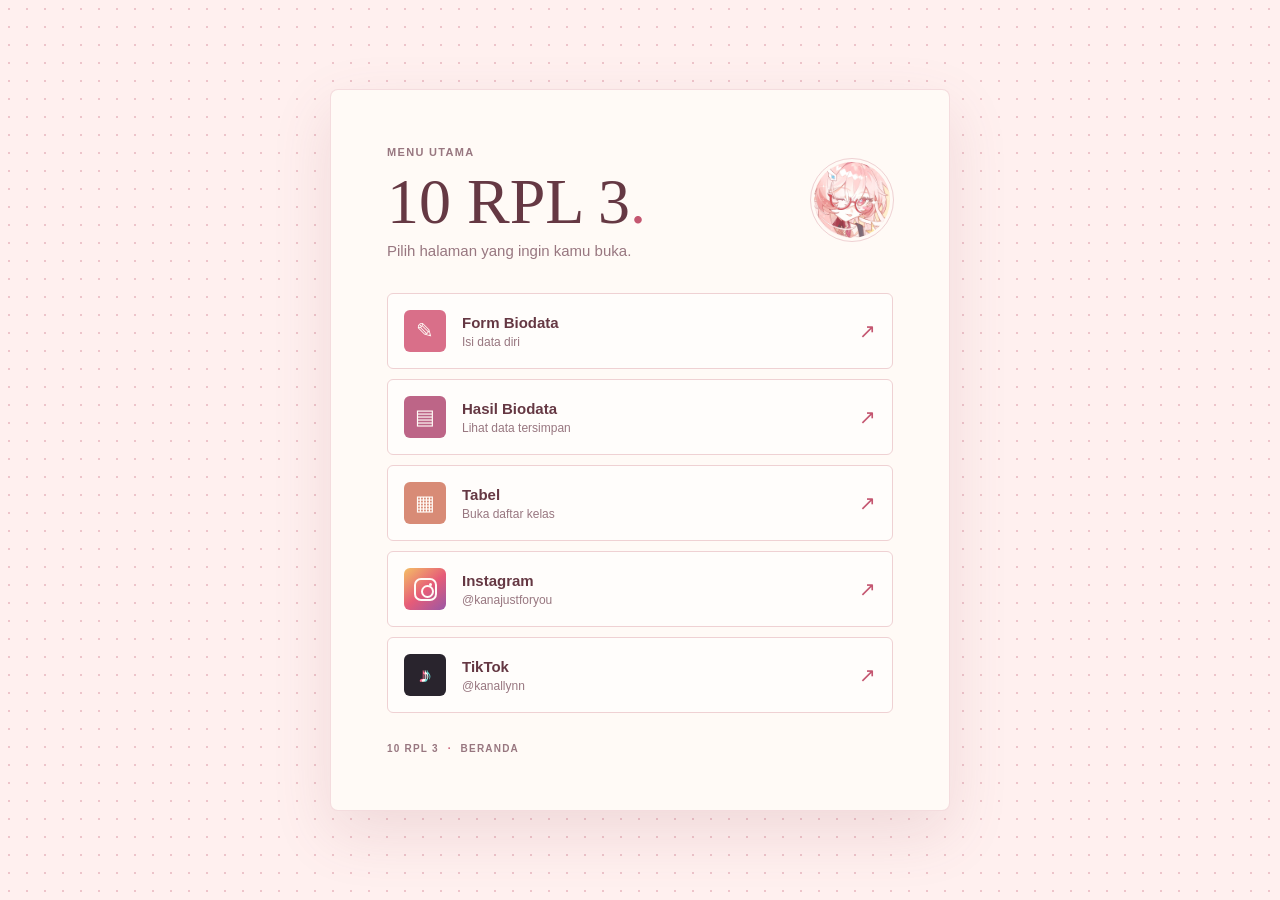
<file: 10rpl3-webs/index.html>
<!DOCTYPE html>
<html lang="en">
<head>
    <meta charset="UTF-8">
    <meta name="viewport" content="width=device-width, initial-scale=1.0">
    <title>10 RPL 3 | Beranda</title>
    <link rel="stylesheet" href="style.css">
</head>

<body>
    <main class="container">
        <header class="page-header">
            <p class="eyebrow">MENU UTAMA</p>
            <div class="heading-row">
                <h1>10 RPL 3<span>.</span></h1>
                <img class="profile-picture" src="profile.jpg" alt="Foto profil">
            </div>
            <p class="intro">Pilih halaman yang ingin kamu buka.</p>
        </header>

        <nav class="menu-list" aria-label="Navigasi utama">
            <a href="form_biodata.html" class="menu-item">
                <span class="menu-icon menu-icon-form" aria-hidden="true">✎</span>
                <span class="menu-copy"><strong>Form Biodata</strong><small>Isi data diri</small></span>
                <span class="menu-arrow" aria-hidden="true">↗</span>
            </a>
            <a href="hasil_biodata.html" class="menu-item">
                <span class="menu-icon menu-icon-results" aria-hidden="true">▤</span>
                <span class="menu-copy"><strong>Hasil Biodata</strong><small>Lihat data tersimpan</small></span>
                <span class="menu-arrow" aria-hidden="true">↗</span>
            </a>
            <a href="10rpl3_tabel.html" class="menu-item">
                <span class="menu-icon menu-icon-table" aria-hidden="true">▦</span>
                <span class="menu-copy"><strong>Tabel</strong><small>Buka daftar kelas</small></span>
                <span class="menu-arrow" aria-hidden="true">↗</span>
            </a>
            <a href="https://www.instagram.com/kanajustforyou/" class="menu-item" target="_blank" rel="noopener noreferrer">
                <span class="menu-icon menu-icon-instagram" aria-hidden="true"><span></span></span>
                <span class="menu-copy"><strong>Instagram</strong><small>@kanajustforyou</small></span>
                <span class="menu-arrow" aria-hidden="true">↗</span>
            </a>
            <a href="https://www.tiktok.com/@kanallynn" class="menu-item" target="_blank" rel="noopener noreferrer">
                <span class="menu-icon menu-icon-tiktok" aria-hidden="true">♪</span>
                <span class="menu-copy"><strong>TikTok</strong><small>@kanallynn</small></span>
                <span class="menu-arrow" aria-hidden="true">↗</span>
            </a>
        </nav>

        <footer class="page-footer">10 RPL 3 <span>·</span> BERANDA</footer>
    </main>
</body>
</html>
</file>
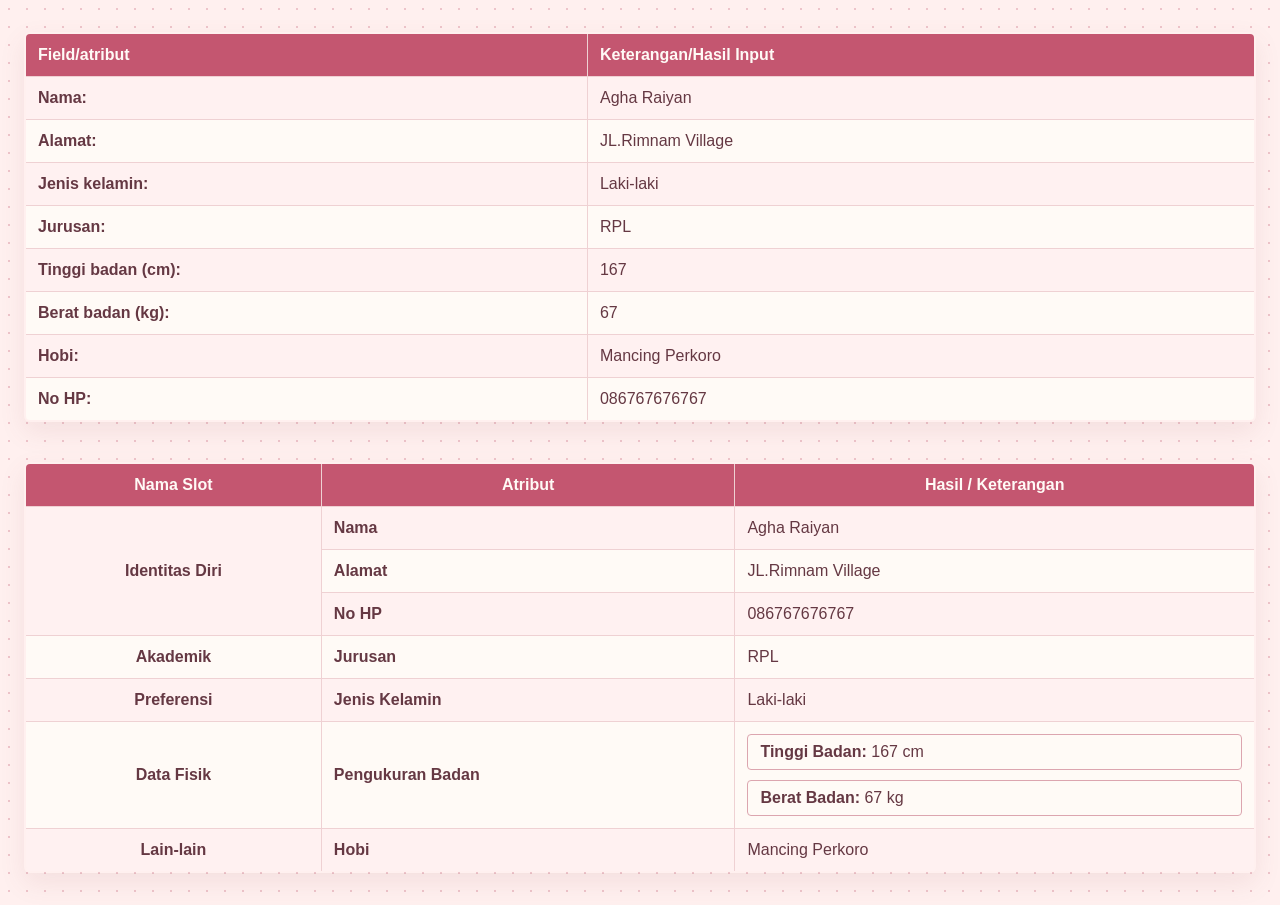
<file: 10rpl3-webs/10rpl3_tabel.html>
<!DOCTYPE html>
<html lang="id">
<head>
    <meta charset="UTF-8">
    <meta name="viewport" content="width=device-width, initial-scale=1.0">
    <title>Hasil Biodata</title>
    <style>
        :root {
            --ink: #653843;
            --muted: #987780;
            --paper: #fff0ef;
            --line: #efd1d3;
            --rose: #c45670;
            --soft-pink: #f8dfe1;
            --ivory: #fffaf6;
        }

        * {
            box-sizing: border-box;
        }

        body {
            min-height: 100vh;
            margin: 0;
            padding: 32px 24px;
            color: var(--ink);
            background-color: var(--paper);
            background-image: radial-gradient(#edc4ca 0.8px, transparent 0.8px);
            background-size: 18px 18px;
            font-family: "Trebuchet MS", "Segoe UI", sans-serif;
        }

        table {
            border-collapse: collapse;
            width: 100%;
            border: 2px solid var(--rose);
            border-radius: 6px;
            overflow: hidden;
            box-shadow: 0 10px 26px rgba(148, 75, 93, 0.1);
        }

        td, th {
            border: 1px solid var(--line);
            text-align: left;
            padding: 12px;
            color: var(--ink);
        }

        th {
            background-color: var(--rose);
            color: var(--ivory);
            font-weight: bold;
        }

        td {
            background-color: var(--ivory);
        }

        tr:nth-child(even) td {
            background-color: #fff1f1;
        }

        .tabel-kedua {
            margin-top: 40px;
        }

        .text-center {
            text-align: center;
        }

        .text-bold {
            font-weight: bold;
        }

        /* Container untuk membuat split cell berjarak di dalam satu sel */
        .split-container {
            display: flex;
            flex-direction: column;
            gap: 10px; /* Jarak antar kotak/cell */
        }

        /* Styling kotak split cell di dalam */
        .sub-cell {
            border: 1px solid #dca5af;
            padding: 8px 12px;
            background-color: #fffaf6;
            border-radius: 4px;
        }

        @media (max-width: 600px) {
            body {
                padding: 16px 10px;
            }

            td, th {
                padding: 8px 6px;
                font-size: 13px;
            }

            .tabel-kedua {
                margin-top: 24px;
            }
        }
    </style>
</head>
<body>

    <!-- Tabel Pertama: Biodata -->
    <table>
        <tr>
            <th class="text-bold">Field/atribut</th>
            <th class="text-bold">Keterangan/Hasil Input</th>
        </tr>
        <tr>
            <td class="text-bold">Nama:</td>
            <td>Agha Raiyan</td>
        </tr>
        <tr>
            <td class="text-bold">Alamat:</td>
            <td>JL.Rimnam Village</td>
        </tr>
        <tr>
            <td class="text-bold">Jenis kelamin:</td>
            <td>Laki-laki</td>
        </tr>
        <tr>
            <td class="text-bold">Jurusan:</td>
            <td>RPL</td>
        </tr>
        <tr>
            <td class="text-bold">Tinggi badan (cm):</td>
            <td>167</td>
        </tr>
        <tr>
            <td class="text-bold">Berat badan (kg):</td>
            <td>67</td>
        </tr>
        <tr>
            <td class="text-bold">Hobi:</td>
            <td>Mancing Perkoro</td> 
        </tr>
        <tr>
            <td class="text-bold">No HP:</td>
            <td>086767676767</td>
        </tr>
    </table>

    <!-- Tabel Kedua: Split Cell dengan Jarak (Spacing) -->
    <table class="tabel-kedua">
        <tr>
            <th class="text-bold text-center">Nama Slot</th>
            <th class="text-bold text-center">Atribut</th>
            <th class="text-bold text-center">Hasil / Keterangan</th>
        </tr>
        
        <!-- Slot A: Identitas Diri -->
        <tr>
            <td rowspan="3" class="text-bold text-center">Identitas Diri</td>
            <td class="text-bold">Nama</td>
            <td>Agha Raiyan</td>
        </tr>
        <tr>
            <td class="text-bold">Alamat</td>
            <td>JL.Rimnam Village</td>
        </tr>
        <tr>
            <td class="text-bold">No HP</td>
            <td>086767676767</td>
        </tr>

        <!-- Slot B: Akademik -->
        <tr>
            <td class="text-bold text-center">Akademik</td>
            <td class="text-bold">Jurusan</td>
            <td>RPL</td>
        </tr>

        <!-- Slot C: Preferensi -->
        <tr>
            <td class="text-bold text-center">Preferensi</td>
            <td class="text-bold">Jenis Kelamin</td>
            <td>Laki-laki</td>
        </tr>

        <!-- Slot D: Data Fisik (Split Cell Internal dengan Jarak/Gap) -->
        <tr>
            <td class="text-bold text-center">Data Fisik</td>
            <td class="text-bold">Pengukuran Badan</td>
            <td>
                <div class="split-container">
                    <div class="sub-cell"><strong>Tinggi Badan:</strong> 167 cm</div>
                    <div class="sub-cell"><strong>Berat Badan:</strong> 67 kg</div>
                </div>
            </td>
        </tr>
<!-- Slot E: Lain-lain -->
        <tr>
            <td class="text-bold text-center">Lain-lain</td>
            <td class="text-bold">Hobi</td>
            <td>Mancing Perkoro</td>
        </tr>
    </table>

</body>
</html>
</file>
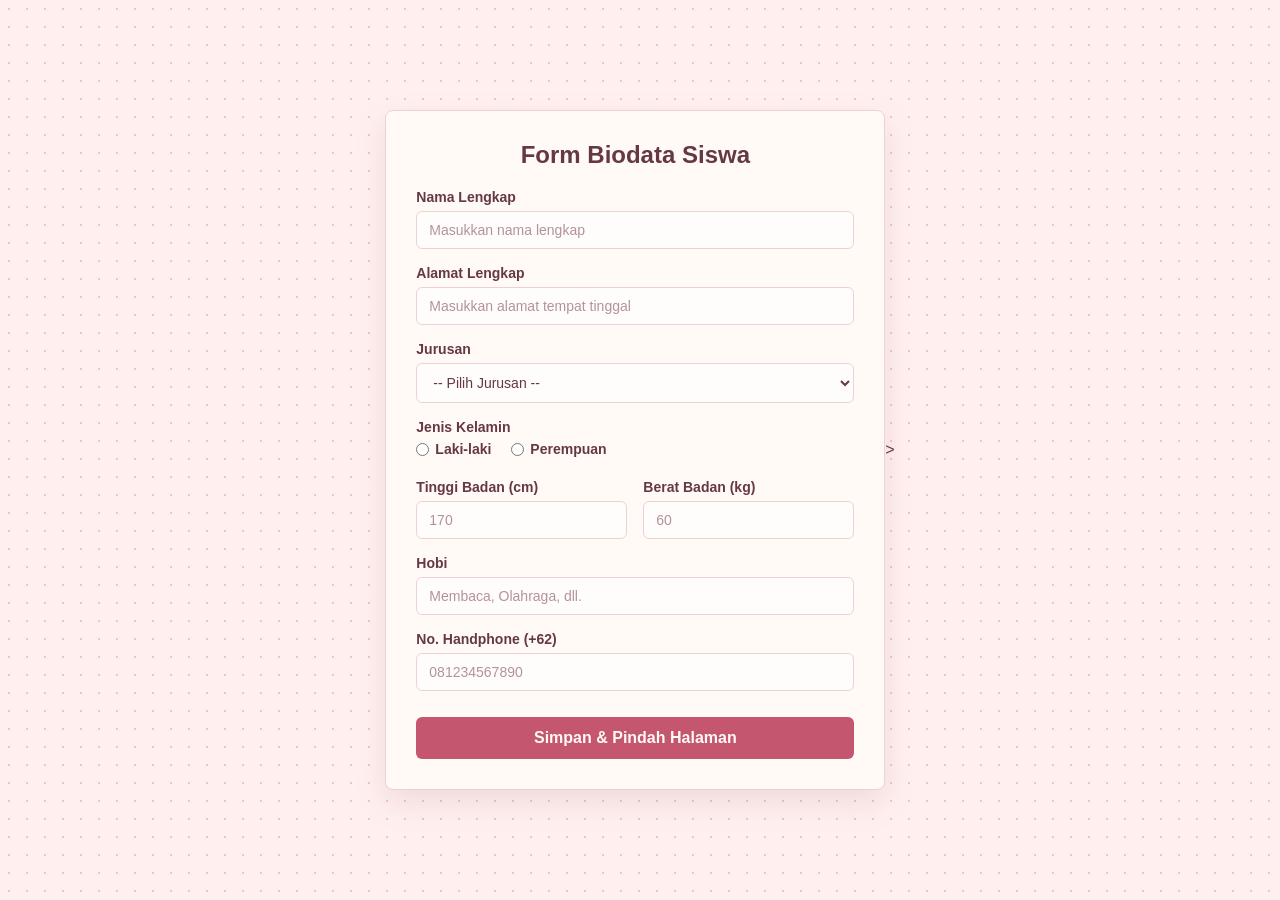
<file: 10rpl3-webs/form_biodata.html>
<!DOCTYPE html>
<html lang="id">
<head>
  <meta charset="UTF-8">
  <meta name="viewport" content="width=device-width, initial-scale=1.0">
  <title>Form Biodata Siswa</title>
  <style>
    :root {
      --ink: #653843;
      --muted: #987780;
      --paper: #fff0ef;
      --line: #efd1d3;
      --rose: #c45670;
      --soft-pink: #f8dfe1;
      --ivory: #fffaf6;
    }
    * { box-sizing: border-box; margin: 0; padding: 0; font-family: 'Segoe UI', Tahoma, sans-serif; }
    body { background-color: var(--paper); background-image: radial-gradient(#edc4ca 0.8px, transparent 0.8px); background-size: 18px 18px; display: flex; justify-content: center; align-items: center; min-height: 100vh; padding: 20px; color: var(--ink); }
    .container { background-color: var(--ivory); padding: 30px; border: 1px solid var(--line); border-radius: 8px; box-shadow: 0 12px 32px rgba(148, 75, 93, 0.14); width: 100%; max-width: 500px; }
    h2 { color: var(--ink); margin-bottom: 20px; text-align: center; }
    .form-group { margin-bottom: 16px; }
    .form-row { display: flex; gap: 16px; }
    .form-row .form-group { flex: 1; min-width: 0; }
    label { display: block; font-weight: 600; font-size: 14px; color: var(--ink); margin-bottom: 6px; }
    input[type="text"], input[type="number"], input[type="tel"], select { width: 100%; padding: 10px 12px; color: var(--ink); background-color: #fffdfb; border: 1.5px solid var(--line); border-radius: 6px; font-size: 14px; outline: none; }
    input::placeholder { color: #b3939a; }
    input:focus, select:focus { border-color: var(--rose); box-shadow: 0 0 0 3px rgba(196, 86, 112, 0.16); }
    input[type="radio"] { accent-color: var(--rose); }
    .radio-group { display: flex; gap: 20px; margin-top: 6px; }
    .radio-option { display: flex; align-items: center; gap: 6px; cursor: pointer; }
    .btn-submit { width: 100%; background-color: var(--rose); color: var(--ivory); border: none; padding: 12px; border-radius: 6px; font-size: 16px; font-weight: 600; cursor: pointer; transition: background 0.2s, transform 0.2s; margin-top: 10px; }
    .btn-submit:hover { background-color: #a9435c; transform: translateY(-1px); }
    .btn-submit:focus-visible { outline: 3px solid rgba(196, 86, 112, 0.4); outline-offset: 3px; }
    @media (max-width: 420px) {
      .container { padding: 22px 18px; }
      .form-row { gap: 10px; }
      .radio-group { gap: 14px; }
    }
  </style>
</head>
<body>
  <div class="container">
    <h2>Form Biodata Siswa</h2>
    <form id="biodataForm">
      <div class="form-group">
        <label for="NLENGKAP">Nama Lengkap</label>
        <input type="text" id="NLENGKAP" name="NLENGKAP" placeholder="Masukkan nama lengkap" required>
      </div>
      <div class="form-group">
        <label for="ALAMAT">Alamat Lengkap</label>
        <input type="text" id="ALAMAT" name="ALAMAT" placeholder="Masukkan alamat tempat tinggal" required>
      </div>
      <div class="form-group">
        <label for="JURUSAN">Jurusan</label>
        <select name="JURUSAN" id="JURUSAN" required>
          <option value="" disabled selected>-- Pilih Jurusan --</option>
          <option value="RPL - Rekayasa Perangkat Lunak">RPL - Rekayasa Perangkat Lunak</option>
          <option value="TEI - Teknik Elektronika Industri">TEI - Teknik Elektronika Industri</option>
          <option value="TKR - Teknik Kendaraan Ringan">TKR - Teknik Kendaraan Ringan</option>
          <option value="TSM - Teknik Sepeda Motor">TSM - Teknik Sepeda Motor</option>
          <option value="TKJ - Teknik Komputer & Jaringan">TKJ - Teknik Komputer & Jaringan</option>    
        </select>
      </div>
      <div class="form-group">
        <label>Jenis Kelamin</label>
        <div class="radio-group">
          <label class="radio-option">
            <input type="radio" id="L" name="JENIS_KELAMIN" value="LAKI-LAKI" required>
            Laki-laki
          </label>
          <label class="radio-option">
            <input type="radio" id="P" name="JENIS_KELAMIN" value="PEREMPUAN">
            Perempuan
          </label>
        </div>
      </div>
      <div class="form-row">
        <div class="form-group">
          <label for="TB">Tinggi Badan (cm)</label>
          <input type="number" id="TB" name="TB" placeholder="170">
        </div>
        <div class="form-group">
          <label for="BB">Berat Badan (kg)</label>
          <input type="number" id="BB" name="BB" placeholder="60">
        </div>
      </div>
      <div class="form-group">
        <label for="HOBI">Hobi</label>
        <input type="text" id="HOBI" name="HOBI" placeholder="Membaca, Olahraga, dll.">
      </div>
      <div class="form-group">
        <label for="NOHP">No. Handphone (+62)</label>
        <input type="tel" id="NOHP" name="NOHP" placeholder="081234567890">
      </div>
      <button type="submit" class="btn-submit">Simpan & Pindah Halaman</button>
    </form>
  </div>
  <script>
    document.getElementById('biodataForm').addEventListener('submit', function(event) {
      event.preventDefault();
      const jkInput = document.querySelector('input[name="JENIS_KELAMIN"]:checked');
      const dataSiswa = {
        nama: document.getElementById('NLENGKAP').value,
        alamat: document.getElementById('ALAMAT').value,
        jurusan: document.getElementById('JURUSAN').value,
        jk: jkInput ? jkInput.value : '-',
        tb: document.getElementById('TB').value || '-',
        bb: document.getElementById('BB').value || '-',
        hobi: document.getElementById('HOBI').value || '-',
        nohp: document.getElementById('NOHP').value || '-'
      };
      localStorage.setItem('biodataSiswa', JSON.stringify(dataSiswa));
      window.location.href = 'hasil_biodata.html';
    });
  </script>
</body>
</html>>
</file>
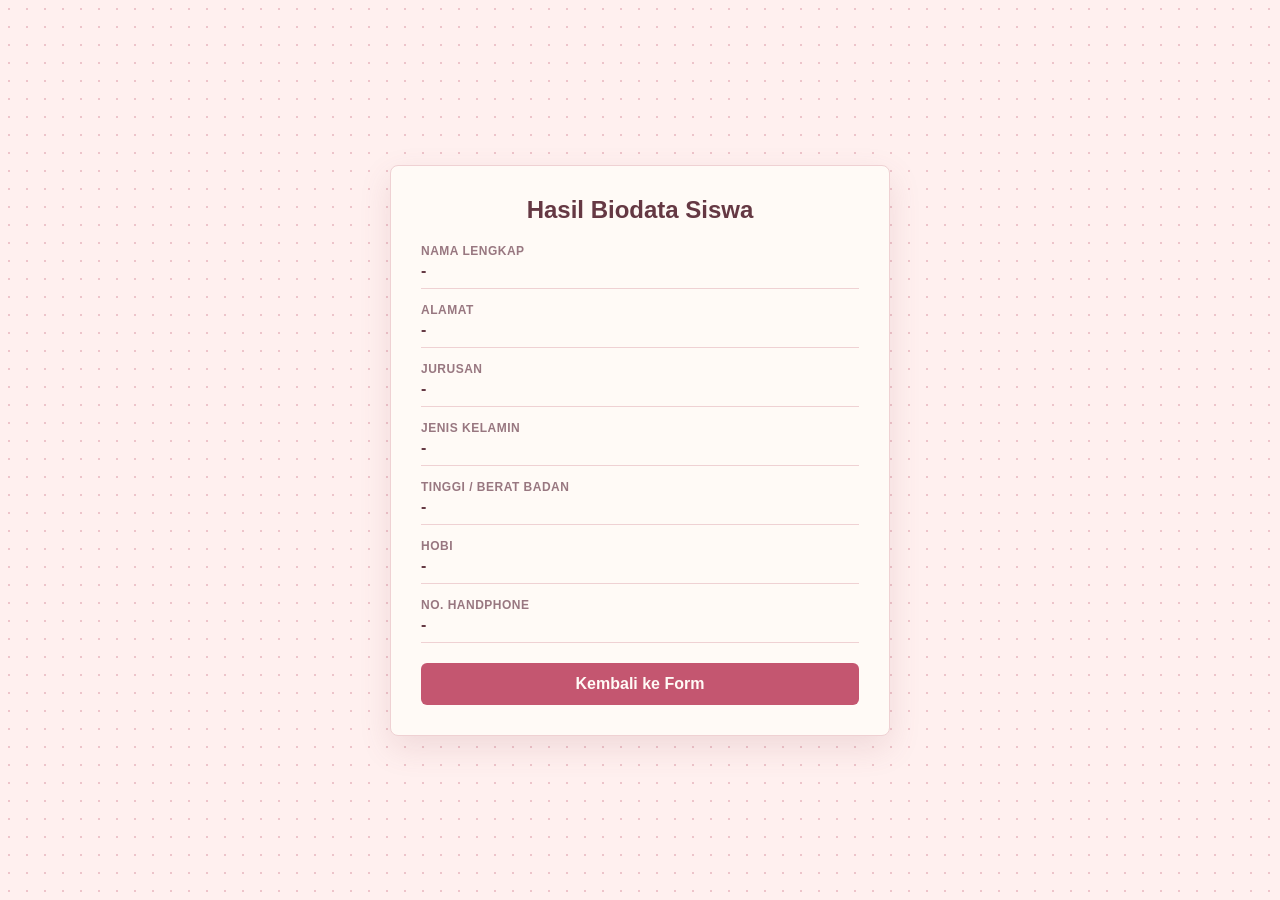
<file: 10rpl3-webs/hasil_biodata.html>
<!DOCTYPE html>
<html lang="id">
<head>
  <meta charset="UTF-8">
  <meta name="viewport" content="width=device-width, initial-scale=1.0">
  <title>Hasil Biodata Siswa</title>
  <style>
    :root { --ink: #653843; --muted: #987780; --paper: #fff0ef; --line: #efd1d3; --rose: #c45670; --ivory: #fffaf6; }
    * { box-sizing: border-box; margin: 0; padding: 0; font-family: 'Segoe UI', Tahoma, sans-serif; }
    body { background-color: var(--paper); background-image: radial-gradient(#edc4ca 0.8px, transparent 0.8px); background-size: 18px 18px; display: flex; justify-content: center; align-items: center; min-height: 100vh; padding: 20px; color: var(--ink); }
    .container { background-color: var(--ivory); padding: 30px; border: 1px solid var(--line); border-radius: 8px; box-shadow: 0 12px 32px rgba(148, 75, 93, 0.14); width: 100%; max-width: 500px; }
    h2 { color: var(--ink); margin-bottom: 20px; text-align: center; }
    .data-group { margin-bottom: 14px; border-bottom: 1px solid var(--line); padding-bottom: 8px; }
    .label { font-size: 12px; color: var(--muted); text-transform: uppercase; font-weight: 600; letter-spacing: 0.5px; }
    .value { font-size: 16px; color: var(--ink); font-weight: 600; margin-top: 4px; overflow-wrap: anywhere; }
    .btn-back { display: block; width: 100%; text-align: center; background-color: var(--rose); color: var(--ivory); border: none; padding: 12px; border-radius: 6px; font-size: 16px; font-weight: 600; cursor: pointer; text-decoration: none; margin-top: 20px; transition: background 0.2s, transform 0.2s; }
    .btn-back:hover { background-color: #a9435c; transform: translateY(-1px); }
    .btn-back:focus-visible { outline: 3px solid rgba(196, 86, 112, 0.4); outline-offset: 3px; }
    @media (max-width: 420px) { .container { padding: 22px 18px; } }
  </style>
</head>
<body>
  <div class="container">
    <h2>Hasil Biodata Siswa</h2>
    <div class="data-group">
      <div class="label">Nama Lengkap</div>
      <div class="value" id="resNama">-</div>
    </div>
    <div class="data-group">
      <div class="label">Alamat</div>
      <div class="value" id="resAlamat">-</div>
    </div>
    <div class="data-group">
      <div class="label">Jurusan</div>
      <div class="value" id="resJurusan">-</div>
    </div>
    <div class="data-group">
      <div class="label">Jenis Kelamin</div>
      <div class="value" id="resJk">-</div>
    </div>
    <div class="data-group">
      <div class="label">Tinggi / Berat Badan</div>
      <div class="value" id="resPostur">-</div>
    </div>
    <div class="data-group">
      <div class="label">Hobi</div>
      <div class="value" id="resHobi">-</div>
    </div>
    <div class="data-group">
      <div class="label">No. Handphone</div>
      <div class="value" id="resNohp">-</div>
    </div>
    <a href="form_biodata.html" class="btn-back">Kembali ke Form</a>
  </div>
  <script>
    const dataTersimpan = localStorage.getItem('biodataSiswa');
    if (dataTersimpan) {
      const data = JSON.parse(dataTersimpan);
      document.getElementById('resNama').textContent = data.nama;
      document.getElementById('resAlamat').textContent = data.alamat;
      document.getElementById('resJurusan').textContent = data.jurusan;
      document.getElementById('resJk').textContent = data.jk;
      document.getElementById('resPostur').textContent = `${data.tb} cm / ${data.bb} kg`;
      document.getElementById('resHobi').textContent = data.hobi;
      document.getElementById('resNohp').textContent = data.nohp;
    } else {
      alert('Data tidak ditemukan! Silakan isi form terlebih dahulu.');
    }
  </script>

</body>
</html>
</file>
<file: 10rpl3-webs/style.css>
:root {
	color-scheme: light;
	--ink: #653843;
	--muted: #987780;
	--paper: #fff0ef;
	--line: #efd1d3;
	--accent: #c45670;
	--soft-pink: #f8dfe1;
	--ivory: #fffaf6;
}

* {
	box-sizing: border-box;
}

body {
	min-height: 100vh;
	margin: 0;
	display: grid;
	place-items: center;
	padding: 48px 24px;
	color: var(--ink);
	background-color: var(--paper);
	background-image: radial-gradient(#edc4ca 0.8px, transparent 0.8px);
	background-size: 18px 18px;
	font-family: "Trebuchet MS", "Segoe UI", sans-serif;
}

.container {
	width: min(100%, 620px);
	padding: clamp(28px, 7vw, 56px);
	background: var(--ivory);
	border: 1px solid rgba(196, 86, 112, 0.18);
	border-radius: 8px;
	box-shadow: 0 22px 60px rgba(148, 75, 93, 0.14);
	animation: arrive 500ms ease-out both;
}

.page-header {
	margin-bottom: 34px;
}

.eyebrow,
.page-footer {
	margin: 0;
	color: var(--muted);
	font-size: 11px;
	font-weight: 700;
	letter-spacing: 0.12em;
}

.heading-row {
	display: flex;
	align-items: center;
	justify-content: space-between;
	gap: 12px;
}

h1 {
	margin: 12px 0 8px;
	font-family: Georgia, "Times New Roman", serif;
	font-size: clamp(42px, 9vw, 64px);
	font-weight: 500;
	line-height: 1;
}

.profile-picture {
	width: 82px;
	height: 82px;
	flex: 0 0 auto;
	object-fit: cover;
	object-position: center;
	border: 3px solid var(--ivory);
	border-radius: 50%;
	outline: 1px solid var(--line);
}

h1 span {
	color: var(--accent);
}

.intro {
	margin: 0;
	color: var(--muted);
	font-size: 15px;
}

.menu-list {
	display: grid;
	gap: 10px;
}

.menu-item {
	min-height: 76px;
	display: grid;
	grid-template-columns: 44px 1fr 24px;
	align-items: center;
	gap: 14px;
	padding: 12px 16px;
	color: inherit;
	background: #fffdfb;
	border: 1px solid var(--line);
	border-radius: 6px;
	text-decoration: none;
	transition: border-color 160ms ease, background-color 160ms ease, transform 160ms ease;
}

.menu-item:hover {
	transform: translateY(-2px);
	background: #fff3f2;
	border-color: #dca5af;
}

.menu-item:focus-visible {
	outline: 3px solid rgba(196, 86, 112, 0.55);
	outline-offset: 3px;
}

.menu-icon {
	width: 42px;
	height: 42px;
	display: grid;
	place-items: center;
	color: #fffaf6;
	border-radius: 6px;
	font-size: 21px;
}

.menu-icon-form {
	background: #d96f89;
}

.menu-icon-results {
	background: #bd6587;
}

.menu-icon-table {
	background: #d88b76;
}

.menu-icon-instagram {
	background: linear-gradient(140deg, #f4bf65 0%, #e65c78 52%, #9957a6 100%);
}

.menu-icon-instagram > span {
	position: relative;
	width: 23px;
	height: 23px;
	border: 2px solid currentColor;
	border-radius: 7px;
}

.menu-icon-instagram > span::before {
	position: absolute;
	top: 5px;
	left: 5px;
	width: 9px;
	height: 9px;
	border: 2px solid currentColor;
	border-radius: 50%;
	content: "";
}

.menu-icon-instagram > span::after {
	position: absolute;
	top: 3px;
	right: 3px;
	width: 3px;
	height: 3px;
	background: currentColor;
	border-radius: 50%;
	content: "";
}

.menu-icon-tiktok {
	background: #29242d;
	text-shadow: 2px 0 #69d7d1, -2px 0 #ff6c91;
}

.menu-copy {
	display: grid;
	gap: 4px;
}

.menu-copy strong {
	font-size: 15px;
}

.menu-copy small {
	color: var(--muted);
	font-size: 12px;
}

.menu-arrow {
	color: var(--accent);
	font-size: 20px;
	text-align: right;
}

.page-footer {
	margin-top: 30px;
	font-size: 10px;
}

.page-footer span {
	padding: 0 5px;
	color: var(--accent);
}

@keyframes arrive {
	from {
		opacity: 0;
		transform: translateY(10px);
	}

	to {
		opacity: 1;
		transform: translateY(0);
	}
}

@media (prefers-reduced-motion: reduce) {
	*,
	*::before,
	*::after {
		animation-duration: 0.01ms !important;
		transition-duration: 0.01ms !important;
	}
}

@media (max-width: 420px) {
	body {
		padding: 20px 14px;
	}

	.menu-item {
		grid-template-columns: 40px 1fr 20px;
		gap: 11px;
		padding: 11px;
	}

	.menu-icon {
		width: 38px;
		height: 38px;
	}

	.profile-picture {
		width: 60px;
		height: 60px;
	}
}

@media (max-width: 360px) {
	h1 {
		font-size: 38px;
	}

	.profile-picture {
		width: 54px;
		height: 54px;
	}
}
</file>
